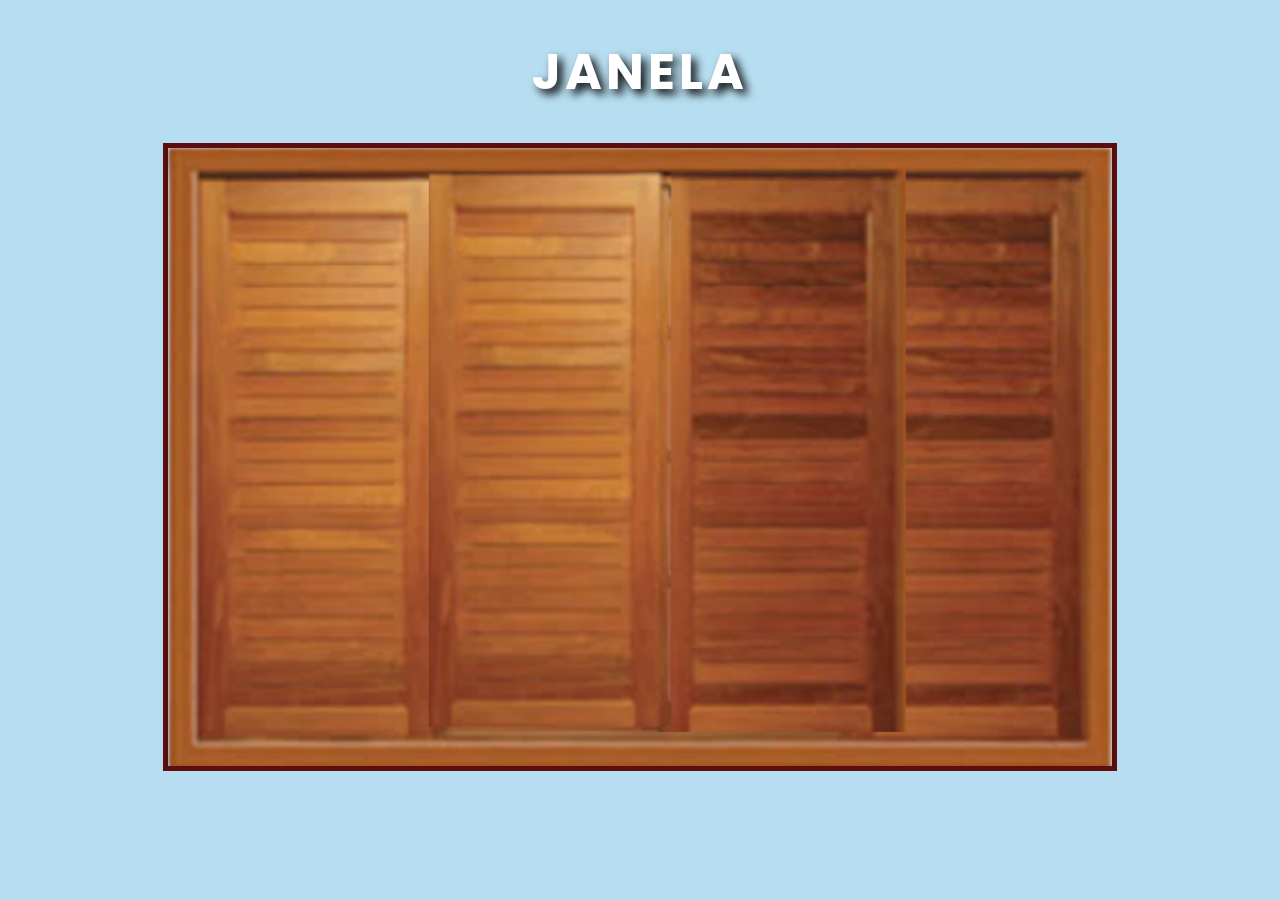
<file: Atividade12/index.html>
<!DOCTYPE html>
<html lang="en">
<head>
    <meta charset="UTF-8">
    <meta http-equiv="X-UA-Compatible" content="IE=edge">
    <meta name="viewport" content="width=device-width, initial-scale=1.0">
    <link rel="stylesheet" href="style.css">
    <title>Atividade 11</title>
</head>
<body>
    <main>
        <h1>JANELA</h1>
    </main>
    <div class="window">
        <img src=closed.png class="im1" onmouseover="mouseHover(this)" onmouseleave="mouseOut(this)" onclick="mouseClick(this)">
    </div>
</body>
<script>
    function mouseHover(img){
        img.src="opened.png";
    }
    function mouseOut(img){
        img.src="closed.png";
    }
    function mouseClick(img){
        img.src="broked.png"
    }
</script>
</html>
</file>
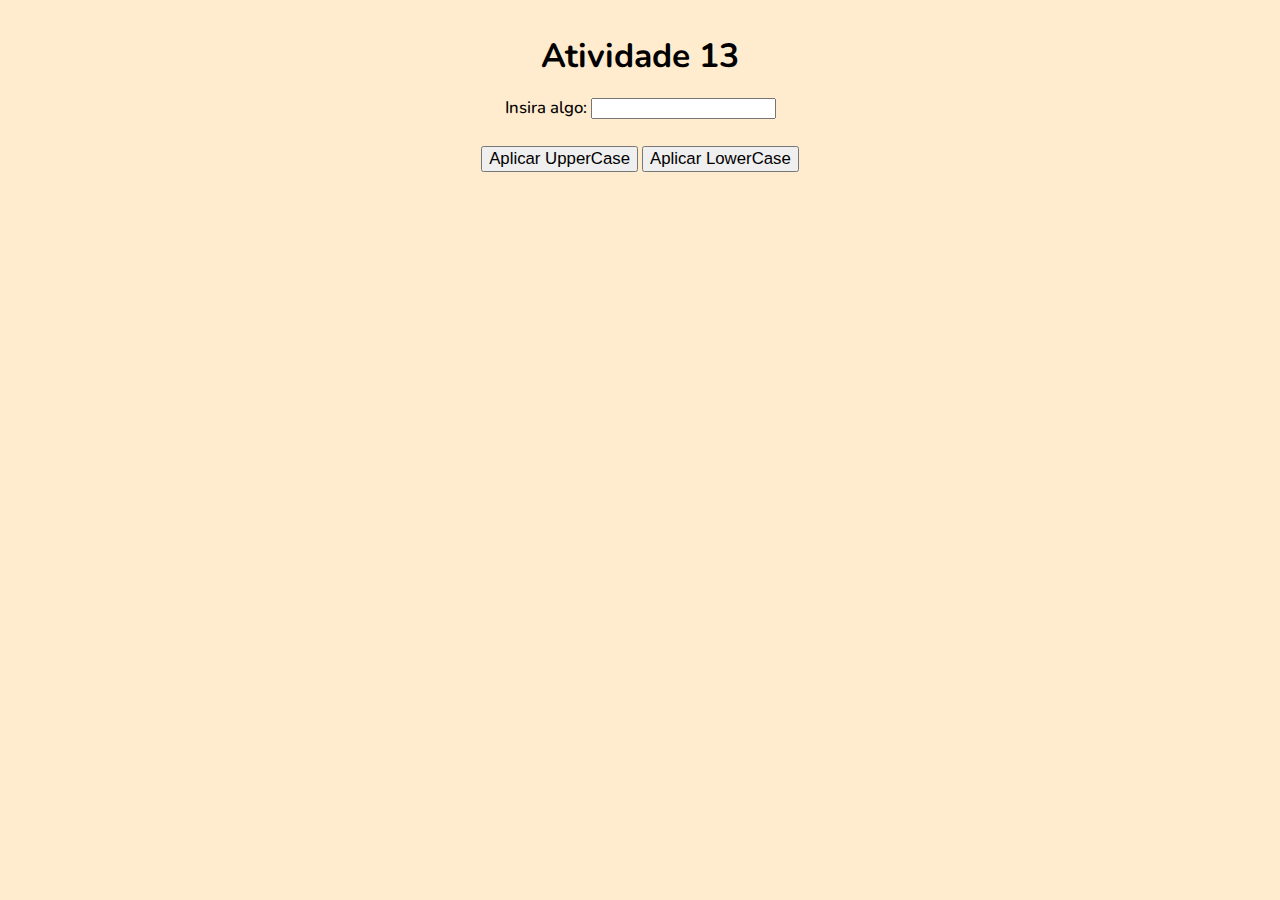
<file: Atividade13/index.html>
<!DOCTYPE html>
<html lang="en">
<head>
    <meta charset="UTF-8">
    <meta http-equiv="X-UA-Compatible" content="IE=edge">
    <meta name="viewport" content="width=device-width, initial-scale=1.0">
    <link href="https://fonts.googleapis.com/css2?family=Nunito:ital,wght@0,400;0,700;1,400&display=swap" rel="stylesheet">
    <link rel="stylesheet" href="style.css">
    <title>Document</title>
</head>
<body>
    <main>
        <h1>Atividade 13</h1>
        <p>Insira algo: <input type="text" id="ab"></p>
        <button type="button" id="bau" onclick="upper()">Aplicar UpperCase</button>
        <button type="button" id="bal" onclick="lower()">Aplicar LowerCase</button>
    </main>
</body>
<script>

function upper(){
    var a;
    a = String(document.getElementById('ab').value);
    a = a.toUpperCase();
    document.getElementById('ab').value = a;
}
function lower(){
    var a;
    a = String(document.getElementById('ab').value);
    a = a.toLowerCase();
    document.getElementById('ab').value = a;
}
</script>
</html>
</file>
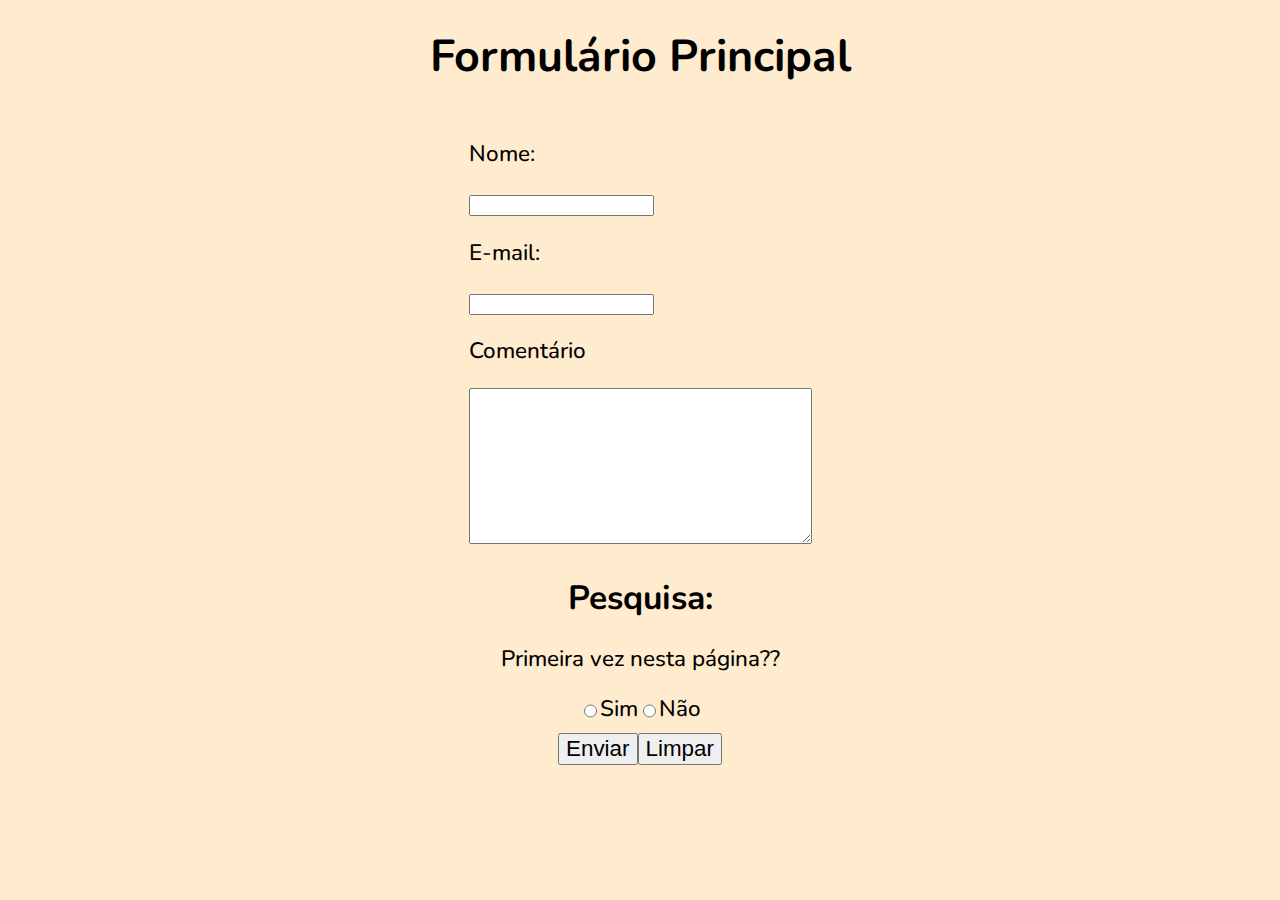
<file: Atividade14/index.html>
<!DOCTYPE html>
<html lang="en">
<head>
    <meta charset="UTF-8">
    <meta http-equiv="X-UA-Compatible" content="IE=edge">
    <meta name="viewport" content="width=device-width, initial-scale=1.0">
    <link href="https://fonts.googleapis.com/css2?family=Nunito:ital,wght@0,400;0,700;1,400&display=swap" rel="stylesheet">
    <link rel="stylesheet" href="style.css">
    <title>Atividade 14</title>
</head>
<body>
    <header>
        <h1>Formulário Principal</h1>
    </header>
    <main>
        <form name="form1">
        <p>Nome:</p>
        <input type="text" id="name">
        <p>E-mail:</p>
        <input type="text" id="mail">
        <p>Comentário</p>
        <textarea id="comentario" cols="40" rows="10"></textarea>
        </form>
    </main>
    <div class="foot">
        <h2>Pesquisa:</h2>
        <p class="footi">Primeira vez nesta página??</p>
        <div class=buttons>
        <input type="radio" id="y">Sim      <input type="radio" id="n">Não
        </div>
        <div class=radios>
        <button type="button" onclick="validar()">Enviar</button> <button type="button" onclick="limpar()">Limpar</button>
        </div>
    </div>
</body>
<script>
    var aval;
function validar(){
    aval = 0;
    var qtd;
    qtd = document.form1.elements[0].value;
    ml = document.getElementById('mail').value;
    big = document.getElementById("comentario").value;
    if(qtd.length < 10){
        window.alert("Nome tem que ter mais de 10 caractéres.");
        document.getElementById('name').focus();
        aval = 1;
    }
    else if(ml == "" || ml.indexOf('@') == -1 || ml.indexOf('.') == -1){
        window.alert("Preencha o campo E-MAIL corretamente!");
        document.getElementById('mail').focus();
        aval = 1;
    }
    else if(big.length < 20){
        window.alert("Comentario tem que ter mais de 20 caractéres.");
        document.getElementById('comentario').focus();
        aval = 1;
    }
    else if(document.getElementById('y').checked == false && document.getElementById('n').checked == false){
        aval = 1;
        window.alert("Selecione uma opção");
    }

    if(aval == 0){
        if(document.getElementById('y').checked == true){
            window.alert("Que bom que você voltou a visitar esta página!");
        }
        else{
            window.alert("Volte sempre à esta página!");
        }
    }
}
function limpar(){
    document.getElementById('name').value = '';
    document.getElementById('mail').value = '';
    document.getElementById('comentario').value = '';
    document.getElementById('y').checked = false;
    document.getElementById('n').checked = false;
}
</script>
</html>
</file>
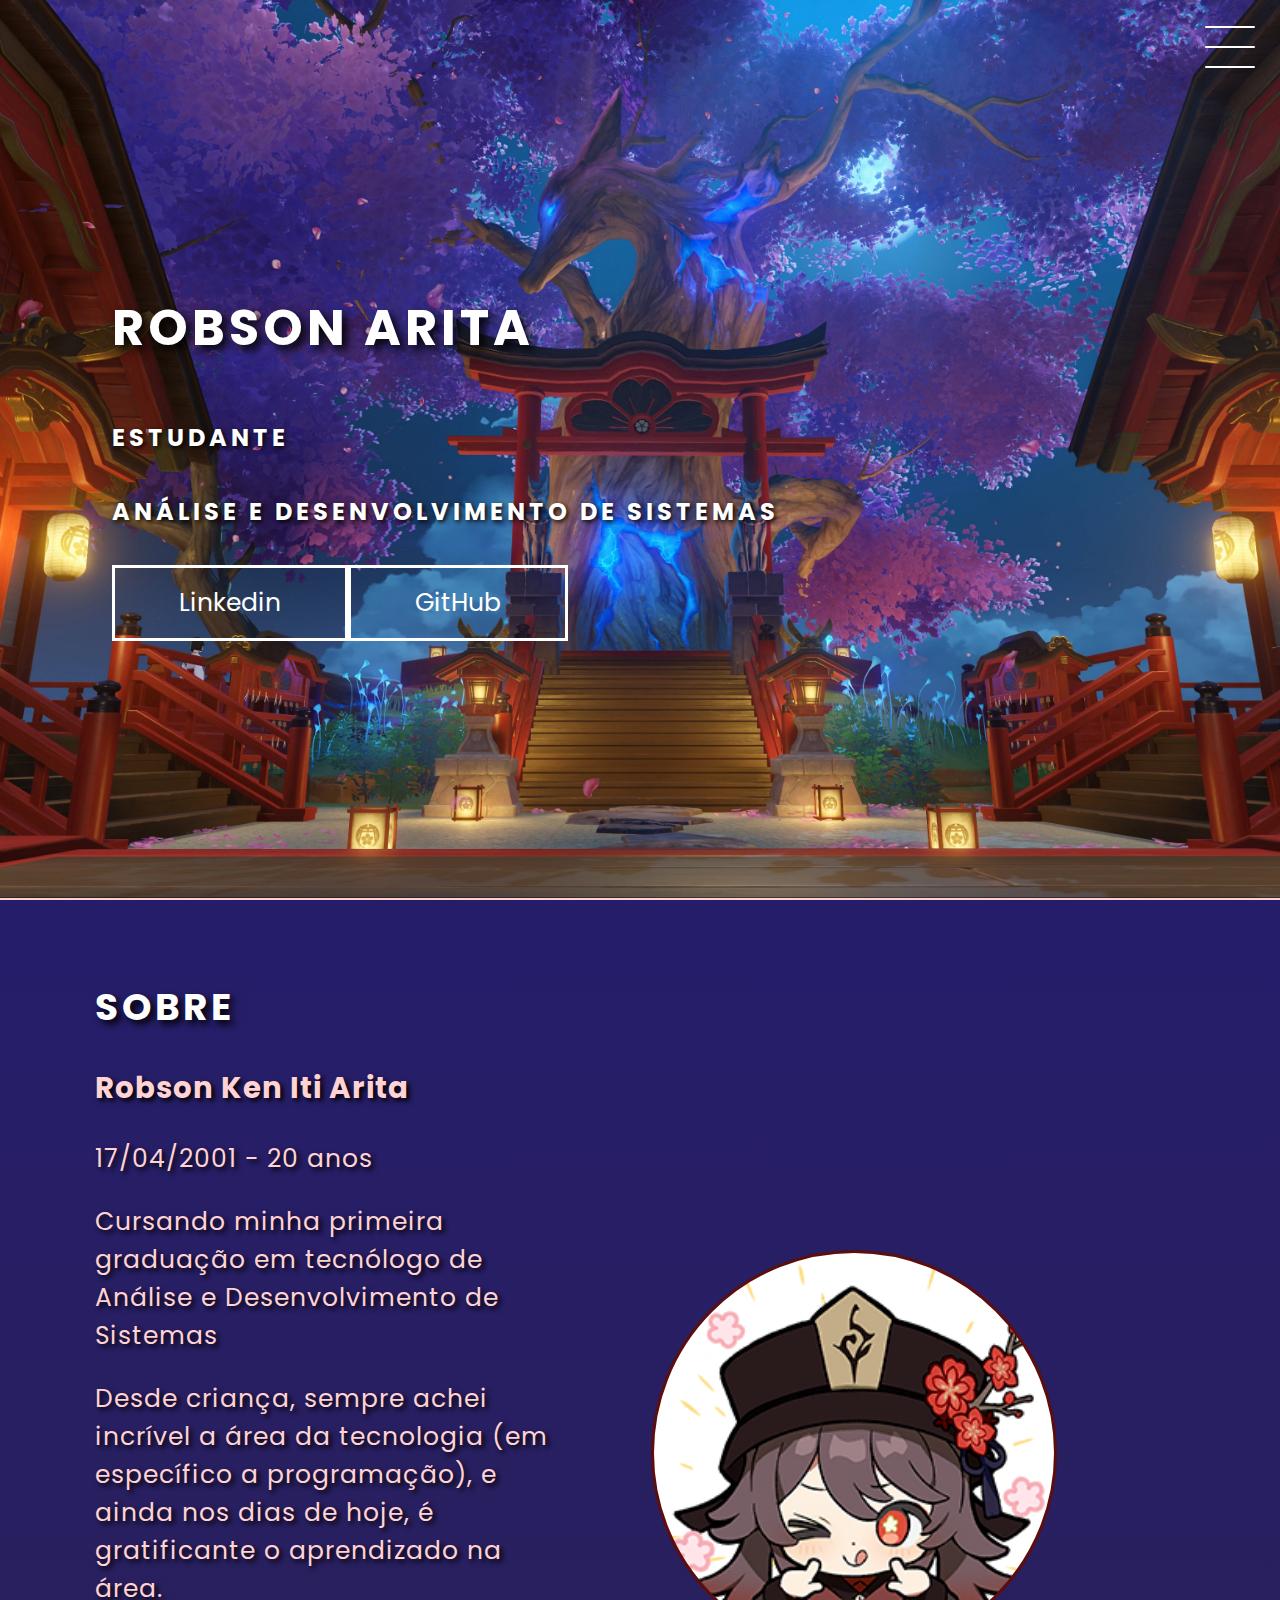
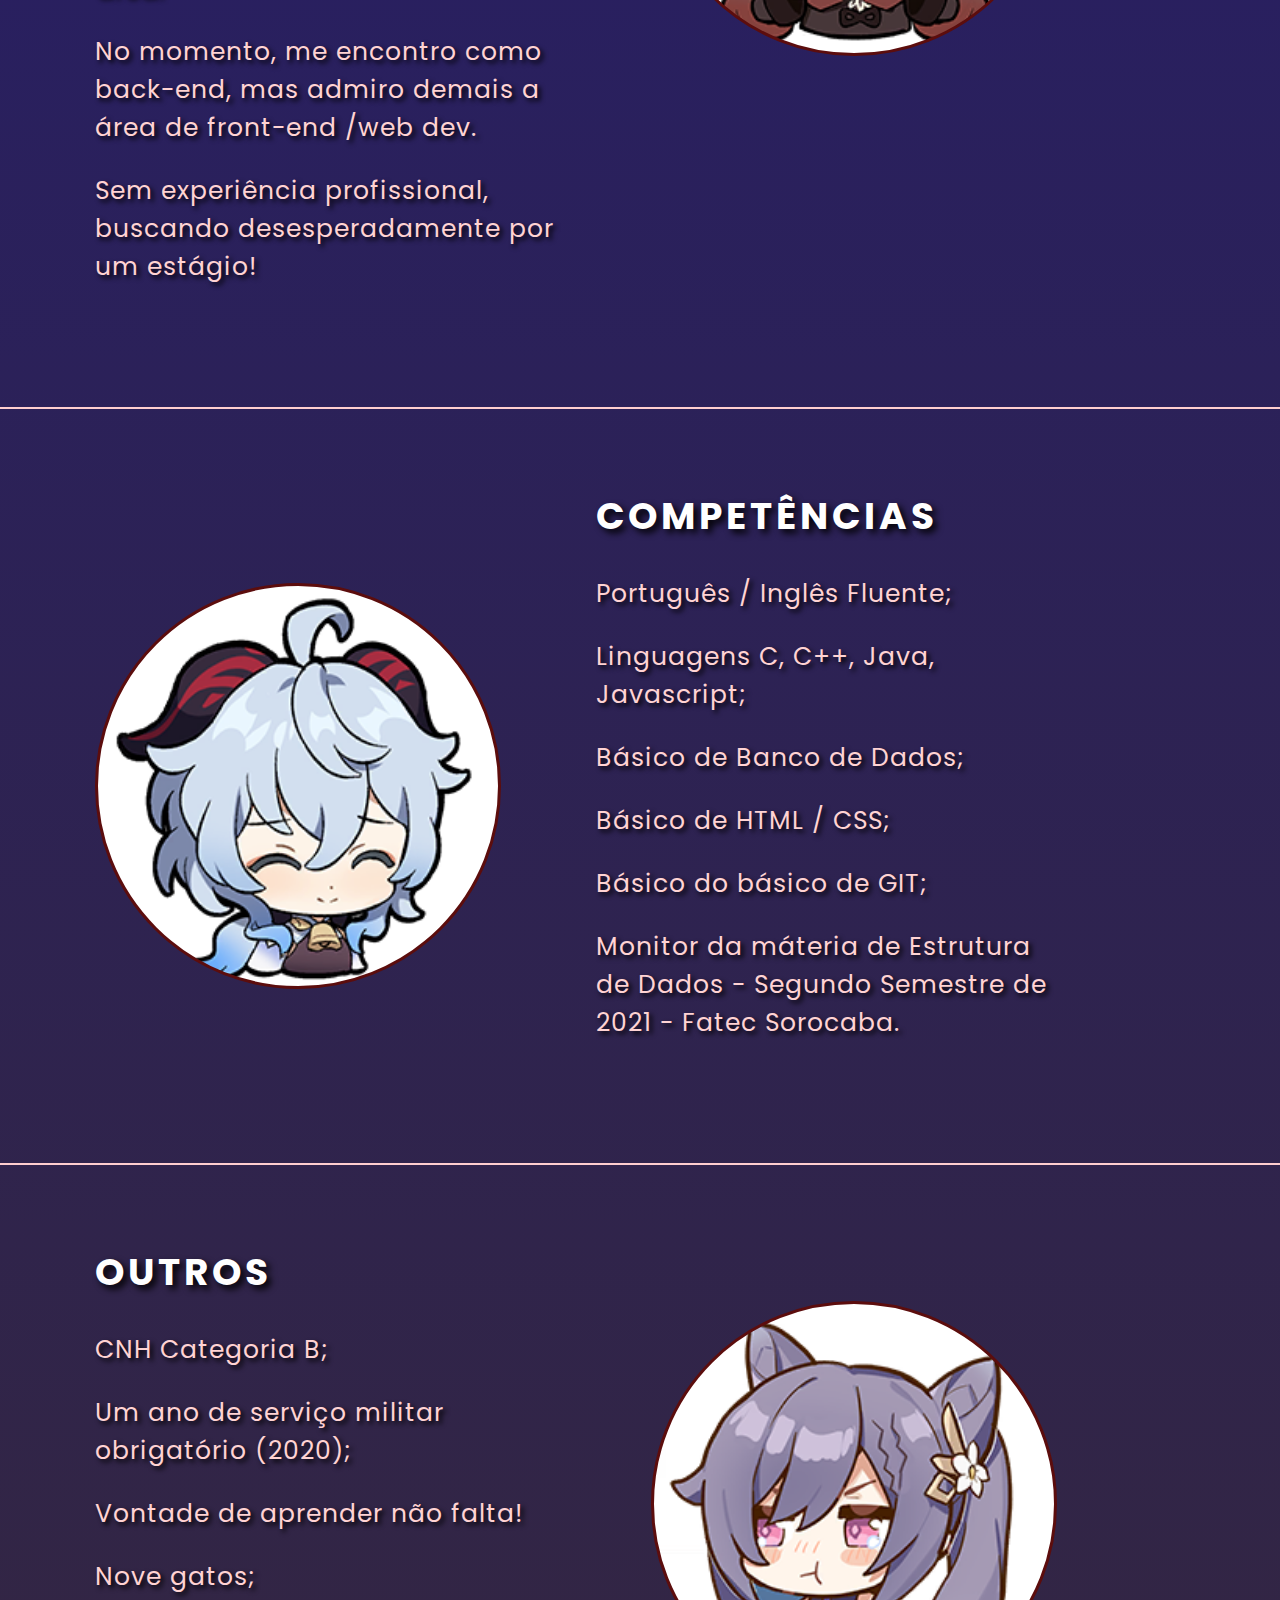
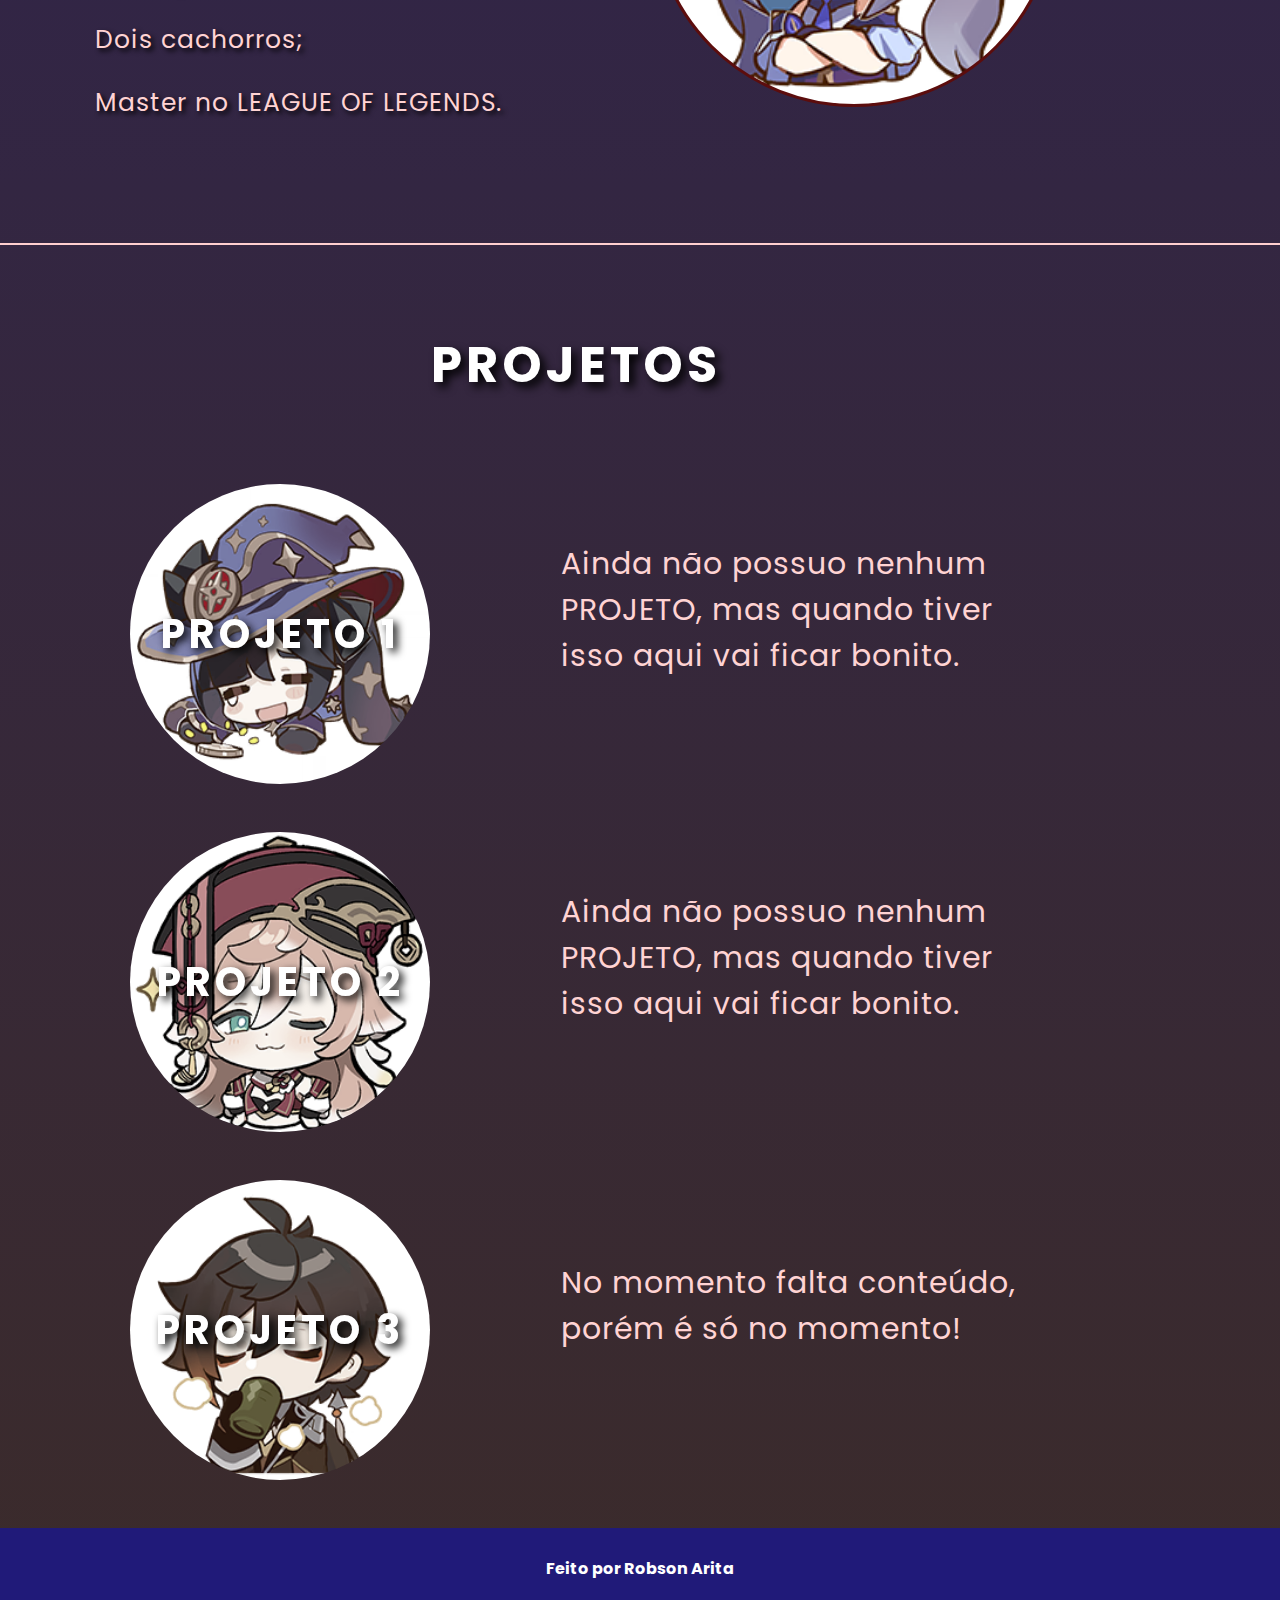
<file: Portfolio/index.html>
<!DOCTYPE html>
<html lang="en">
<head>
    <meta charset="UTF-8">
    <meta http-equiv="X-UA-Compatible" content="IE=edge">
    <meta name="viewport" content="width=device-width, initial-scale=1.0">
    <link rel="stylesheet" href="style.css">
    <title>Portfólio</title>
</head>
<body>
    <header class="header-container" id="par1">
            <div class="header">
                    <div class="checkbox-container">
                        <div class="checkbox-wrapper">
                            <input type="checkbox" id="toggle">
                            <label class="checkbox" for="toggle">
                                <div class="trace"></div>
                                <div class="trace"></div>
                                <div class="trace"></div>
                            </label>
                            <div class="menu"></div>
                            <nav class="menu-items">
                                <ul>
                                   <li>
                                       <a class="b" href="#par1">Home</a>
                                   </li>
                                   <li>
                                       <a class="b" href="#par2">Sobre</a>
                                   </li>
                                   <li>
                                       <a class="b" href="#par3">Competências</a>
                                   </li> 
                                   <li>
                                       <a class="b" href="#par4">Outros</a>
                                </li> 
                                <li>
                                    <a class="b" href="#par5">Projetos</a>
                                </li>  
                             <li class="image"><img src="./img/ganyu1.png" alt=""></li>
                                </ul>
                                
                            </nav>
                        </div>
                    </div>
            </div>
            
            <h1>Robson Arita</h1>
            <h2>Estudante</h2>
            <h2>Análise e Desenvolvimento de Sistemas</h2>
            
            <div class="social-media">
                <a href="https://www.linkedin.com/in/robson-arita-93a07120b/" target="_blank">Linkedin</a>
                <a href="https://github.com/RobsonArita" target="_blank">GitHub</a>
            </div>
    </header>
    <div class="about" id="par2">
        <div class="about-container1">
            <div class="about-text">
                <h2>Sobre</h2>
                    <h3>Robson Ken Iti Arita</h3>
                    <p>17/04/2001 - 20 anos</p>
                    <p>Cursando minha primeira graduação em tecnólogo de Análise e Desenvolvimento de Sistemas</p>
                    <p>Desde criança, sempre achei incrível a área da tecnologia (em específico a programação), e ainda nos dias de hoje,
                        é gratificante o aprendizado na área.
                    </p>
                    <p>No momento,
                        me encontro como back-end, mas admiro demais a área de front-end /web dev.</p>
                    <p>Sem experiência profissional, buscando desesperadamente por um estágio!</p>
            </div>
            <div class="about-img1">

            </div>
            
        </div>
        <p class="marg"></p>
    </div>
    <div class="about" id="par3">
        <div class="about-container2">
            <div class="about-img3"></div>
            <div class="about-text">
                 <h2>Competências</h2>
                    <p>Português / Inglês Fluente;</p>
                    <p>Linguagens C, C++, Java, Javascript;
                    </p>
                    <p>Básico de Banco de Dados;</p>
                    <p>Básico de HTML / CSS;</p>
                    <p>Básico do básico de GIT;</p>
                    <p>Monitor da máteria de Estrutura de Dados - Segundo Semestre de 2021 - Fatec Sorocaba.</p>
            </div>
            </div>
            <p class="marg"></p>
    </div>

    <div class="about" id="par4">
        <div class="about-container3">
            <div class="about-text">
                <h2>Outros</h2>
                    <p>CNH Categoria B;</p>
                    <p>Um ano de serviço militar obrigatório (2020);</p>
                    </p>
                    <p>Vontade de aprender não falta!</p>
                    <p>Nove gatos;</p>
                    <p>Dois cachorros;</p>
                    <p>Master no LEAGUE OF LEGENDS.</p>
            </div>
            <div class="about-img2">

            </div>
            
        </div>
        <p class="marg"></p>
    </div>
    
    <main class="container" id="par5">
        <div class="about-container1">
           
                <h1>Projetos</h1>
               
        </div>
        <div class="card-container1">
            <div class="card1">
                
                <div class="card-wrapper">
                    <h2>Projeto 1</h2>
                </div>
            </div>
            <div class="card-text">
                Ainda não possuo nenhum PROJETO, mas quando tiver isso aqui vai ficar bonito.
            </div>
            
        </div>
        <div class="card-container2">
            <div class="card2">
                <div class="card-wrapper">
                    <h2>Projeto 2</h2>
                </div>
            </div>
            <div class="card-text">
                Ainda não possuo nenhum PROJETO, mas quando tiver isso aqui vai ficar bonito.
            </div>
            
        </div>
        <div class="card-container3">
            <div class="card3">
                <div class="card-wrapper">
                    <h2>Projeto 3</h2>

                </div>
            </div>
            <div class="card-text">
                No momento falta conteúdo, porém é só no momento!
            </div>
            
        </div>
    </main>
    <footer class="footer">
        Feito por Robson Arita
    </footer>
</body>
</html>
</file>
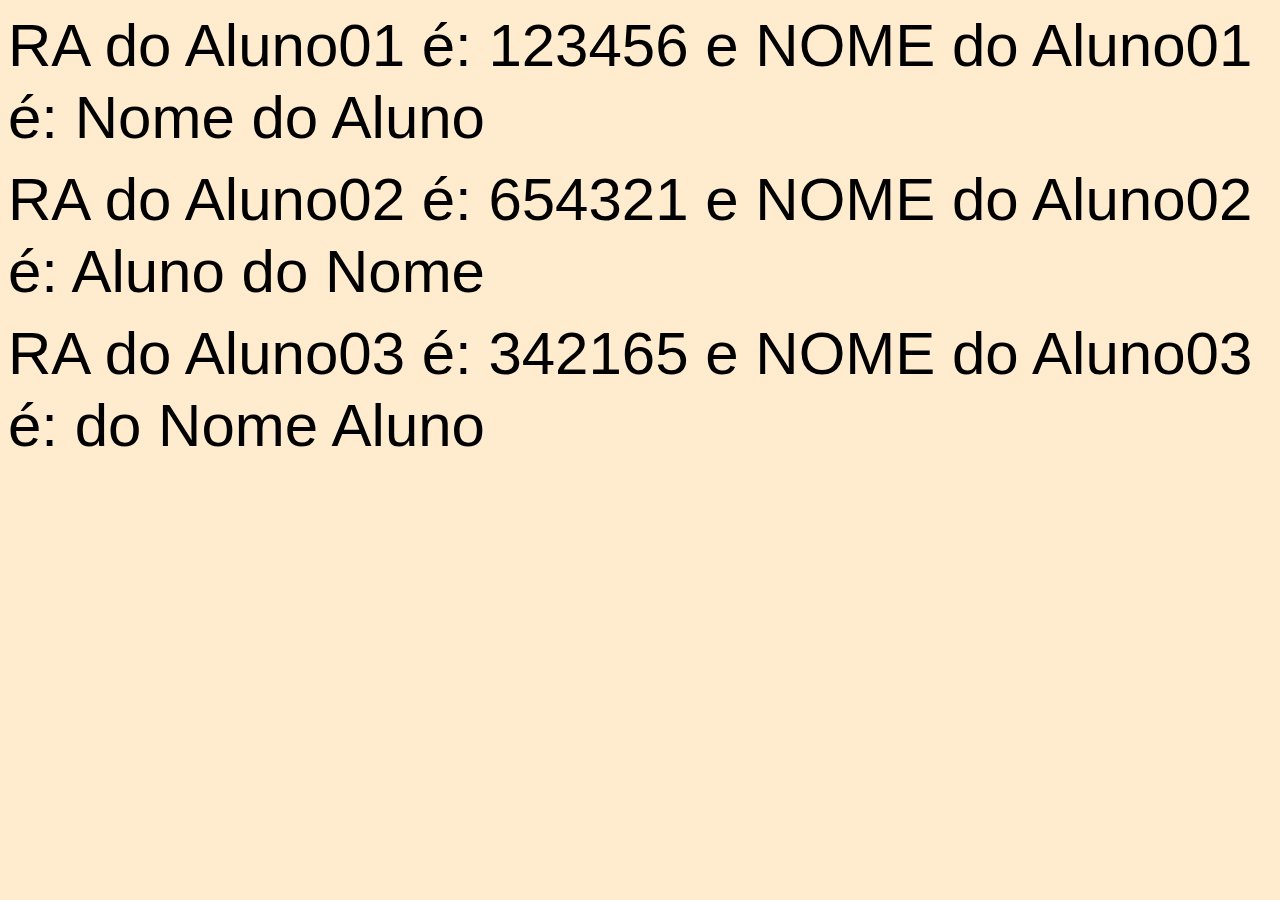
<file: Atividade10/Atividade10.html>
<!DOCTYPE html>
<html lang="en">
<head>
    <meta charset="UTF-8">
    <meta http-equiv="X-UA-Compatible" content="IE=edge">
    <meta name="viewport" content="width=device-width, initial-scale=1.0">
    <title>Criar objeto Aluno</title>
    <style>
        div{
            font-size: 60px;
            margin-top: 10px;
            font-family: Arial;
        }
        body{
             color: rgb(0, 0, 0);
             background-color: blanchedalmond;
             font-family: nunito;
             font-size: 1.4em;
             font-weight: 500;
             line-height: 1.2;
            }
    </style>
</head>
<body>
    <div id="a1"></div>
    <div id="a2"></div>
    <div id="a3"></div>
    <script>
        var Aluno01 = new Object();
        Aluno01.RA = 123456;
        Aluno01.Nome = "Nome do Aluno";

        var Aluno02 = {
            RA: 654321,
            Nome: "Aluno do Nome"
        };

        var Aluno03 = {};
        Aluno03["RA"] = 342165;
        Aluno03["Nome"] = "do Nome Aluno";

        a1.innerHTML = `RA do Aluno01 é: ${Aluno01.RA} e NOME do Aluno01 é: ${Aluno01.Nome}`;
        a2.innerHTML = `RA do Aluno02 é: ${Aluno02.RA} e NOME do Aluno02 é: ${Aluno02.Nome}`;
        a3.innerHTML = `RA do Aluno03 é: ${Aluno03.RA} e NOME do Aluno03 é: ${Aluno03.Nome}`;
    </script>
</body>
</html>
</file>
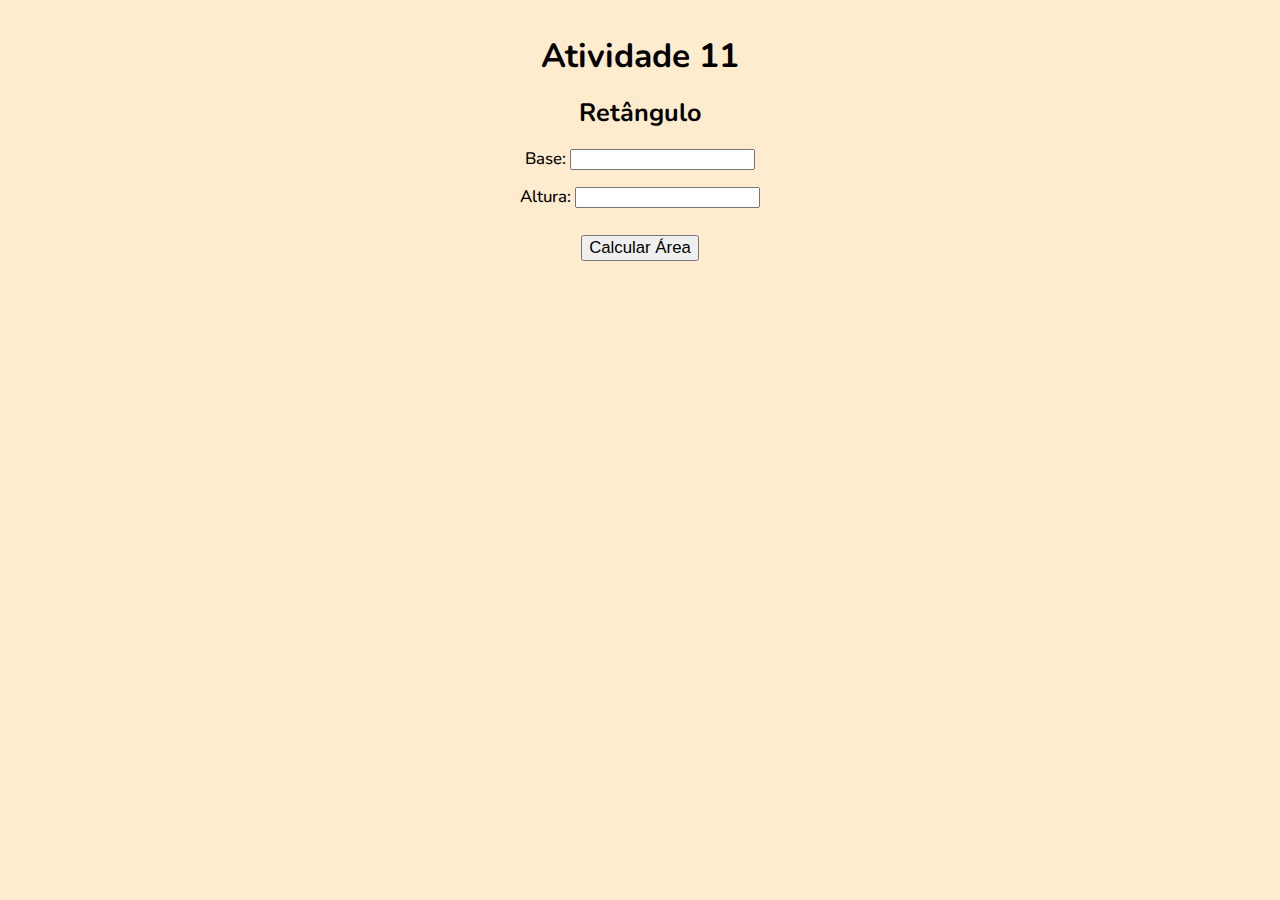
<file: Atividade11/Atividade11-1.html>
<!DOCTYPE html>
<html lang="en">
<head>
    <meta charset="UTF-8">
    <meta http-equiv="X-UA-Compatible" content="IE=edge">
    <meta name="viewport" content="width=device-width, initial-scale=1.0">
    <link href="https://fonts.googleapis.com/css2?family=Nunito:ital,wght@0,400;0,700;1,400&display=swap" rel="stylesheet">
    <link rel="stylesheet" href="atv11-1.css">
    <title>Document</title>
</head>
<body>
    <main>
        <h1>Atividade 11</h1>
        <p>
            <h2>Retângulo</h2>
            <p>Base: <input type="text" name="n1" id="n1"></p>
            <p>Altura: <input type="text" name="n2" id="n2"></p>
            <button onclick="calc_area()" id="sub">Calcular Área</button>
        </p>
        <div>
            <p id="area"></p>
        </div>
    </main>
    <script src="atv11-1.js"></script>
</body>
</html>
</file>
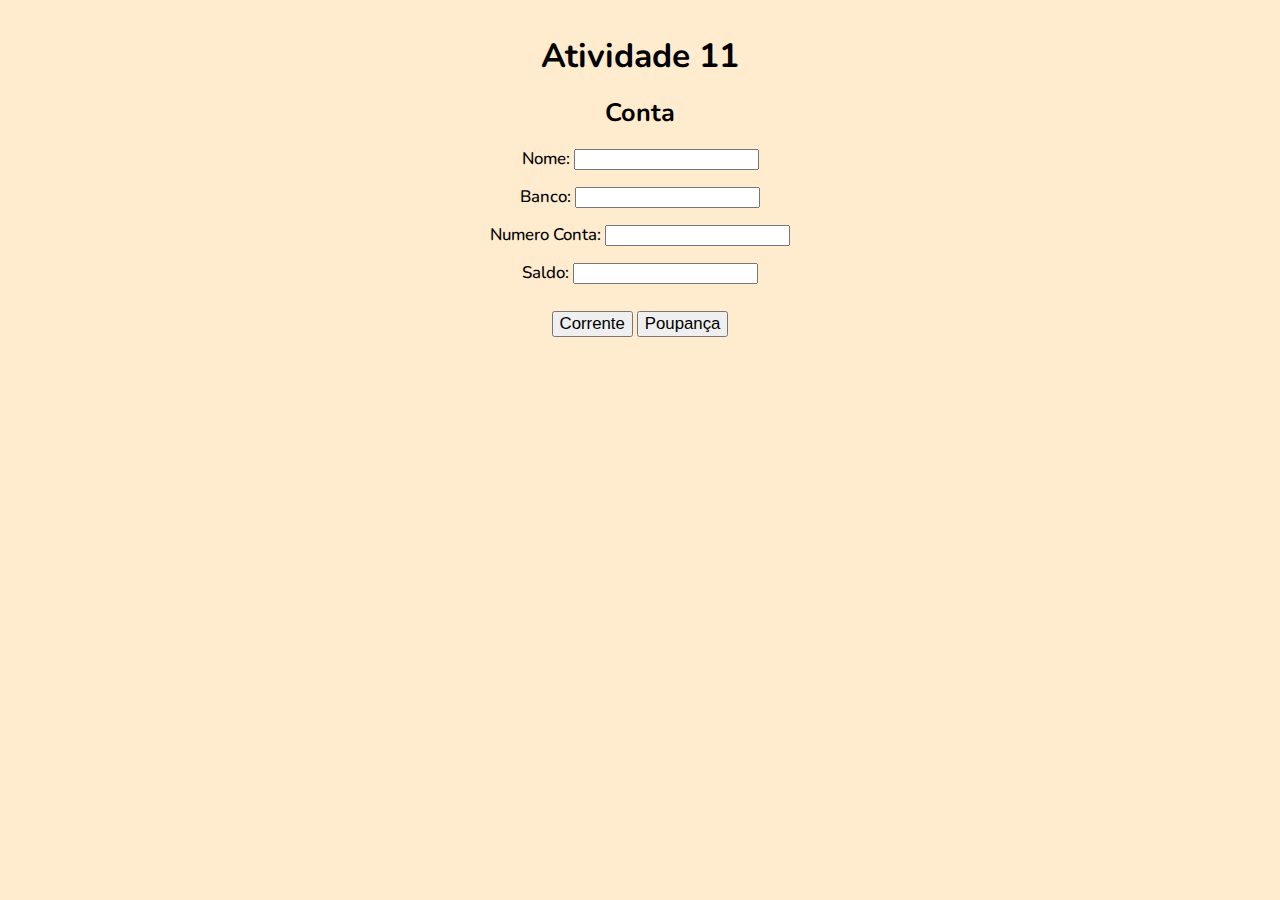
<file: Atividade11/Atividade11-2.html>
<!DOCTYPE html>
<html lang="en">
<head>
    <meta charset="UTF-8">
    <meta http-equiv="X-UA-Compatible" content="IE=edge">
    <meta name="viewport" content="width=device-width, initial-scale=1.0">
    <link href="https://fonts.googleapis.com/css2?family=Nunito:ital,wght@0,400;0,700;1,400&display=swap" rel="stylesheet">
    <link rel="stylesheet" href="atv11-2.css">
    <title>Document</title>
</head>
<body>
    <main>
        <h1>Atividade 11</h1>
        <p>
            <h2>Conta</h2>
            <p>
            <label>Nome: <input type="text" name="n1" id="n1"></label>
            </p>
            <p>
            <label>Banco: <input type="text" name="n2" id="n2"></label>
            </p>
            <p>
            <label>Numero Conta: <input type="text" name="n3" id="n3"></label>
            </p>
            <p>
            <label>Saldo: <input type="text" name="n4" id="n4"></label>
            </p>
        </p>
            <button id="corrente">Corrente</button>
            <button id="poupança">Poupança</button>
            <form id="form_corrente">
                <h2>Corrente</h2>
                <p>Saldo Especial: <input type="text" name="n5" id="n5"></p>
                <button onclick="validac()" id="subc" type="button">Enviar</button>
            </form>
            <form id="form_poupança">
                <h2>Poupança</h2>
                <p>Juros: <input type="text" name="n6" id="n6"></p>
                <p>Data Vencimento: <input type="text" name="n6" id="n7"></p>
                <button onclick="validap()" id="subp" type="button">Enviar</button>
            </form>
        <section>
        <div>
            <p id="area"></p>
        </div>
        </section>
    </main>
    <script src="atv11-2.js"></script>
</body>
</html>
</file>
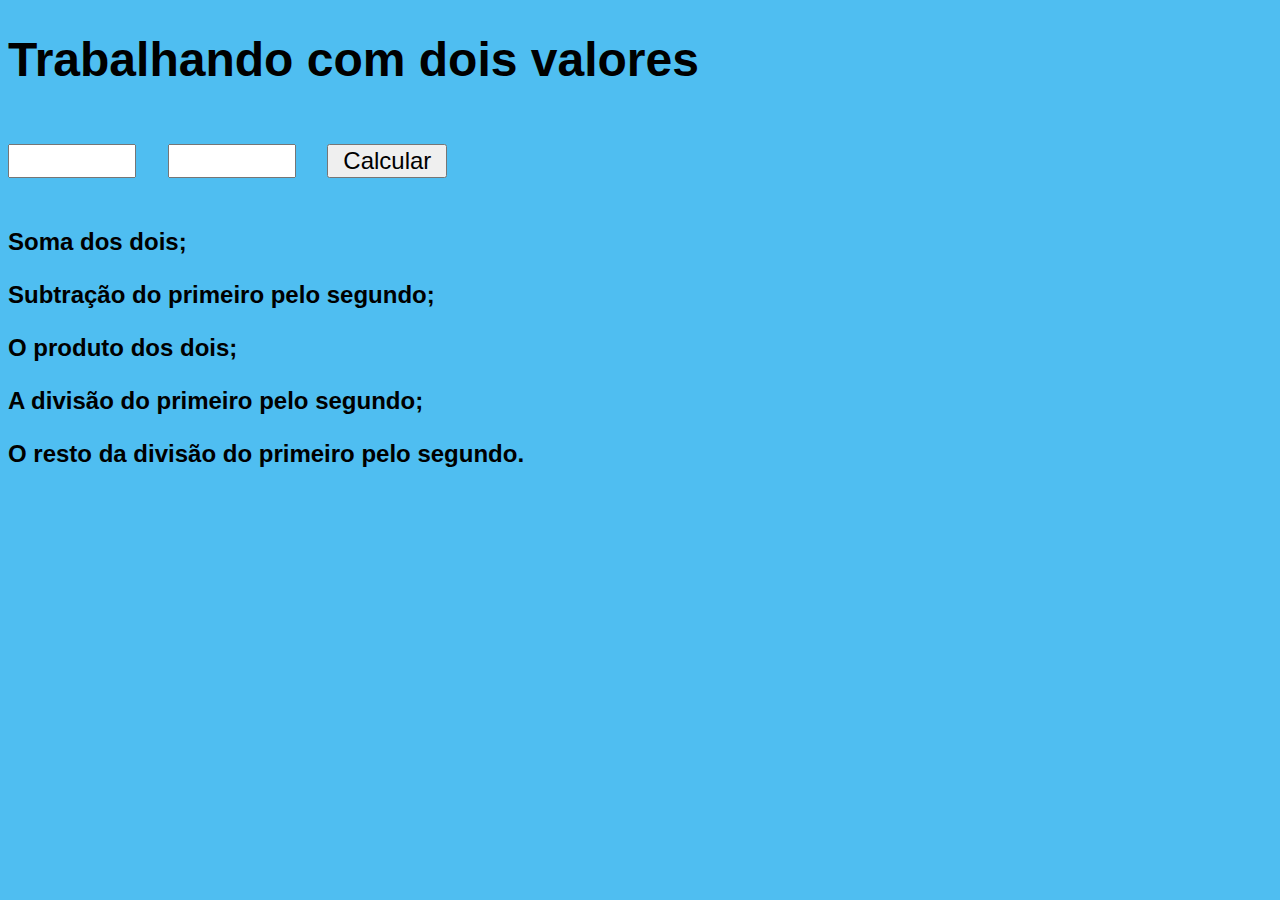
<file: Atividade6/Operacoes.html>
<!DOCTYPE html>
<html lang="pt-BR">
<head>
    <meta charset="UTF-8">
    <meta http-equiv="X-UA-Compatible" content="IE=edge">
    <meta name="viewport" content="width=device-width, initial-scale=1.0">
    <title>Trabalhando com dois valores</title>
    <style>
        body {
            font: normal 18pt Arial;
            background-color: rgb(79, 190, 241);
        }
        input
        {
            font: normal 18pt Arial;
            width: 120px;
            margin-bottom: 25px;
            margin-top: 25px;
        }
        input#txtn2, input#btn{
            margin-left: 25px;
        }
        div
        {
            margin-top: 25px;
        }


    </style>
</head>
<body>
    <h1>Trabalhando com dois valores</h1>
    <input type="number" name="txtn1" id="txtn1">
    <input type="number" name="txtn2" id="txtn2">
    <input type="button" value="Calcular" id="btn" onclick="somar()">
    <div id="res"><strong>Soma dos dois;</strong></div>
    <div id="res1"><strong>Subtração do primeiro pelo segundo;</strong></div>
    <div id="res2"><strong>O produto dos dois;</strong></div>
    <div id="res3"><strong>A divisão do primeiro pelo segundo;</strong></div>
    <div id="res4"><strong>O resto da divisão do primeiro pelo segundo.</strong></div>

    <script>
        function somar()
        {
            var tn1 = window.document.getElementById('txtn1');
            var tn2 = window.document.getElementById('txtn2');
            var res = window.document.getElementById('res');

            var n1 = Number(tn1.value);
            var n2 = Number(tn2.value);
            var s = n1 + n2;
            res.innerHTML = `A soma entre ${n1} e ${n2} é igual a <strong>${s}</strong>`;
            var s = n1 - n2;
            res1.innerHTML = `A subtração entre ${n1} e ${n2} é igual a <strong>${s}</strong>`;
            var s = n1 * n2;
            res2.innerHTML = `O produto entre ${n1} e ${n2} é igual a <strong>${s}</strong>`;
            var s = n1 / n2;
            res3.innerHTML = `A divisão entre ${n1} e ${n2} é igual a <strong>${s}</strong>`;
            var s = n1 % n2;
            res4.innerHTML = `O resto da divisão entre ${n1} e ${n2} é igual a <strong>${s}</strong>`;
        }
    </script>



</body>
</html>
</file>
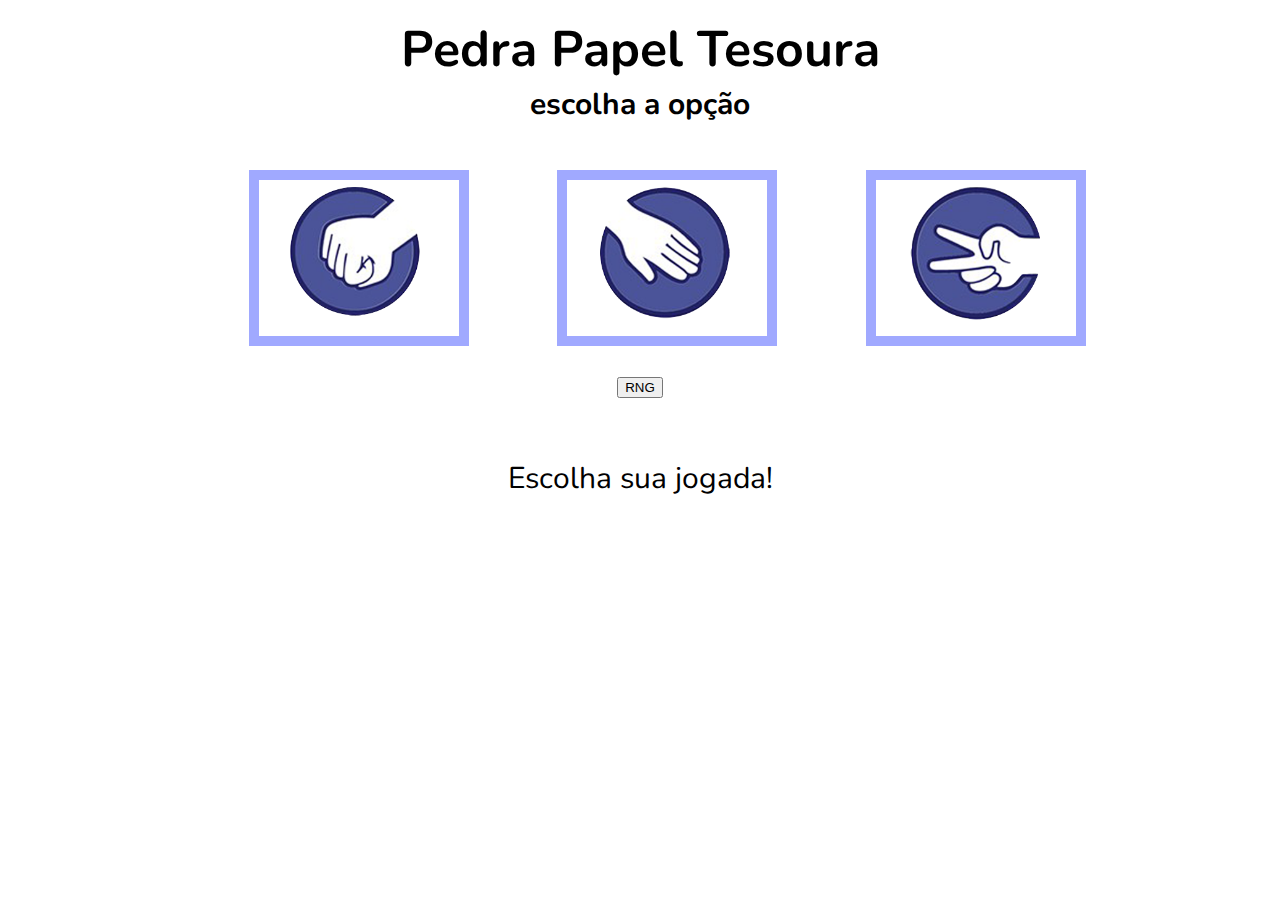
<file: Atividade7/Atividade07.html>
<!DOCTYPE html>
<html lang="en">
<head>
    <meta charset="UTF-8">
    <meta http-equiv="X-UA-Compatible" content="IE=edge">
    <meta name="viewport" content="width=device-width, initial-scale=1.0">
    <link href="https://fonts.googleapis.com/css2?family=Nunito:ital,wght@0,400;0,700;1,400&display=swap" rel="stylesheet">
    <link rel="stylesheet" href="atv7.css">
    <title>Document</title>

</head>
<body>
    <h1>
        Pedra Papel Tesoura
    </h1>

    <h2>escolha a opção</h2>
    <div class="ntn1">
        <input type="radio" name="imagem" id="i1" value="pedra"/>
        <label for="i1"><img src="pedra.png" alt=""></label>
        <input type="radio" name="imagem" id="i2" value="papel"/>
        <label for="i2"><img src="papel.png" alt=""></label>
        <input type="radio" name="imagem" id="i3" value="tesoura"/>
        <label for="i3"><img src="tesoura.png" alt=""></label>
    </div>
    <div id="bt">
    <input type="button" id="btnSubmit" value="RNG" />
    </div>
    <div id="res">
        <p>Escolha sua jogada!</p>
    </div>
    <div id="sistema">
        
    </div>
    <div id="final"></div>
    <script src="atv7.js"></script>
</body>
</html>
</file>
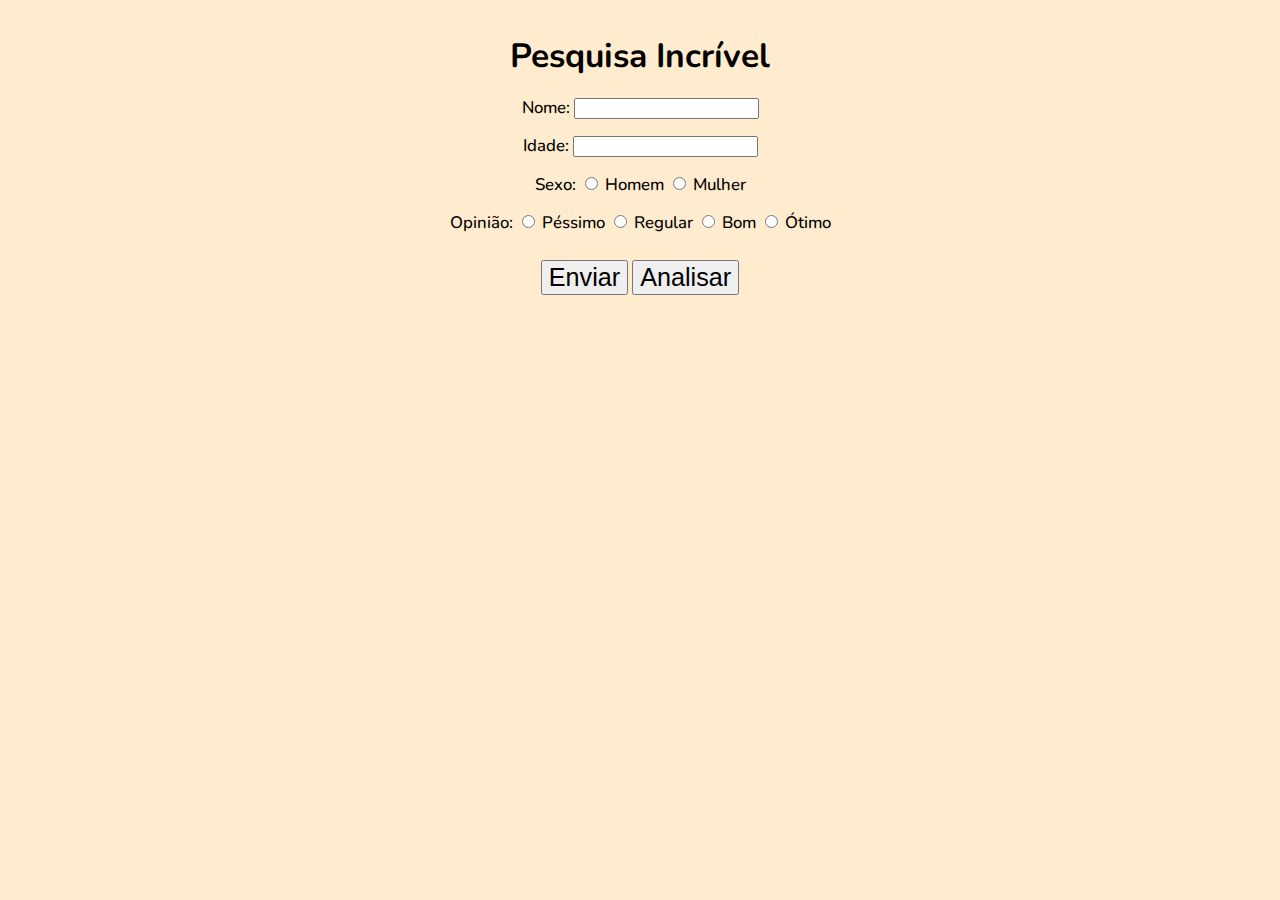
<file: Atividade8/Atividade08.html>
<!DOCTYPE html>
<html lang="en">
<head>
    <meta charset="UTF-8">
    <meta http-equiv="X-UA-Compatible" content="IE=edge">
    <meta name="viewport" content="width=device-width, initial-scale=1.0">
    <link href="https://fonts.googleapis.com/css2?family=Nunito:ital,wght@0,400;0,700;1,400&display=swap" rel="stylesheet">
    <link rel="stylesheet" href="atv8.css">
    <title>Atividade 08</title>
</head>
<body>
    <main>
    <h1>Pesquisa Incrível</h1>
    <p>
    <p>Nome: <input type="text" name="name" id="name"></p>
    <p>Idade: <input type="text" name="age" id="age"></p>
    <p>Sexo: <input type="radio" name="h" value="man" id="homen"> Homem <input type="radio" name="h" value="wman" id="mulher"> Mulher</p>
    <p>Opinião: <input type="radio" name="a" value="a" id="a1"> Péssimo <input type="radio" name="a" value="b" id="a2"> Regular 
        <input type="radio" name="a" value="c" id="a3"> Bom <input type="radio" name="a" value="d" id="a4"> Ótimo</p>
    <button onclick="valida_form()" id="sub">Enviar</button>
    <button onclick="analisa_dados()" id="sub">Analisar</button>
    </p>
    <section>
        <div class="final">
            <h2 id="resultado"></h2>
            <p id="valores"></p>
        </div>
    </section>
    </main>
    <script src="atv8.js"></script>
</body>
</html>
</file>
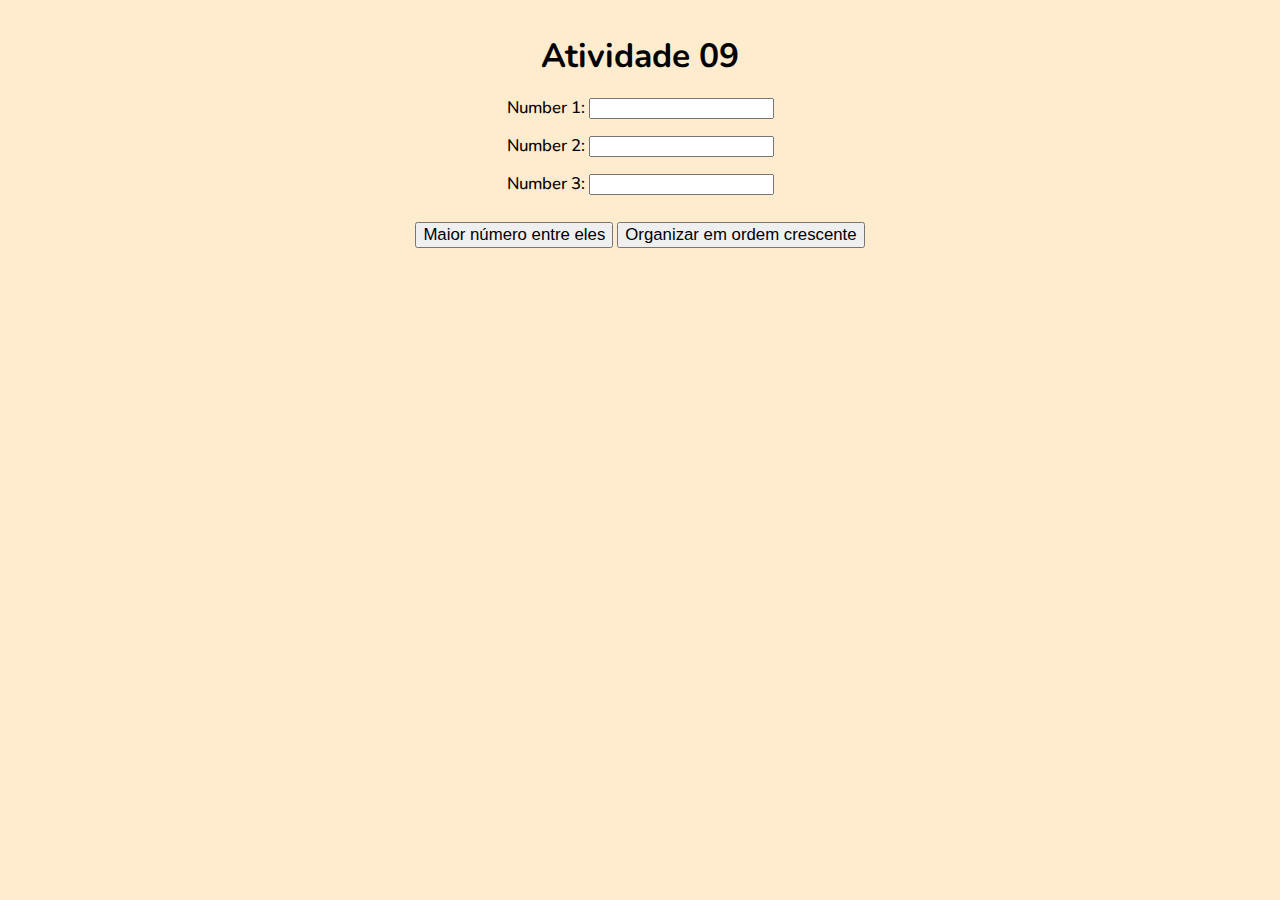
<file: Atividade9/Atividade09.html>
<!DOCTYPE html>
<html lang="en">
<head>
    <meta charset="UTF-8">
    <meta http-equiv="X-UA-Compatible" content="IE=edge">
    <meta name="viewport" content="width=device-width, initial-scale=1.0">
    <link href="https://fonts.googleapis.com/css2?family=Nunito:ital,wght@0,400;0,700;1,400&display=swap" rel="stylesheet">
    <link rel="stylesheet" href="atv9.css">
    <title>Document</title>
</head>
<body>
    <main>
        <h1>Atividade 09</h1>
        <p>
            <p>Number 1: <input type="text" name="n1" id="n1"></p>
            <p>Number 2: <input type="text" name="n2" id="n2"></p>
            <p>Number 3: <input type="text" name="n3" id="n3"></p>
            <button onclick="maior()" id="sub">Maior número entre eles</button>
            <button onclick="organizar()" id="sub">Organizar em ordem crescente</button>
        </p>
        <div>
            <p id="maior"></p>
            <p id="crescente"></p>
        </div>
    </main>
    <script src="atv9.js"></script>
</body>
</html>
</file>
<file: Atividade12/style.css>
@import url('https://fonts.googleapis.com/css2?family=Poppins:wght@300&display=swap');
body{
    margin: 0;
    padding: 0;
    font-family: 'Poppins', sans-serif;
    color: #1E1E2A;
    background-color: #b7def0;
}

.im1{
    
 
    display: block;
    
    margin-left: auto;
    margin-right: auto;
    border: 5px solid #5c0d0d
}
h1{
    font-size: 50px;
    text-transform: uppercase;
    letter-spacing: 4px;
    color: rgb(255, 255, 255); 
    text-shadow: black 0.1em 0.1em 0.2em;
}

main{
    display: flex;
   
    justify-content: center;
}
</file>
<file: Atividade13/style.css>
body{
    color: rgb(0, 0, 0);
    background-color: blanchedalmond;
    font-family: nunito;
    font-size: 1.4em;
    font-weight: 500;
    line-height: 1.2;
}


label {
    display: inline-block;
    
    text-align: right;
}
main{
    text-align: center;
    width: 100%;
    min-height: 8vh;
    font-size: 0.75em;
    padding-top: 5px;    
}

button{
    margin-top: 10px;
    font-size: 1em;    
    text-decoration: solid;     
}
</file>
<file: Atividade14/style.css>
body{
    color: rgb(0, 0, 0);
    background-color: blanchedalmond;
    font-family: nunito;
    font-size: 1.4em;
    font-weight: 500;
    line-height: 1.2;
}


label {
    display: inline-block;
    
    text-align: right;
}
main{
    display: flex;
    justify-content: center;
    width: 100%;

    padding-top: 5px;    
}
h1, h2{
    display: flex;
    justify-content: center;
}
button{
    margin-top: 10px;
    font-size: 1em;    
    text-decoration: solid;
}

.buttons{
    display: flex;
    justify-content: center;
}

.footi{
    display: flex;
    justify-content: center;
}

.radios{
    display: flex;
    justify-content: center;
    
}
</file>
<file: Portfolio/style.css>
@import url('https://fonts.googleapis.com/css2?family=Poppins:wght@300&display=swap');
@import url('shttps://fonts.googleapis.com/css2?family=Nunito:ital,wght@0,400;0,700;1,400&display=swap');
body{
    margin: 0;
    padding: 0;
    font-family: 'Poppins', sans-serif;
    color: #1E1E2A;
    background-image: linear-gradient(to top, rgb(59, 43, 43), rgb(32, 26, 121));
}

p, h3{
    color: rgb(255, 211, 211);
    text-shadow: black 0.1em 0.1em 0.2em;
}

.marg{
    margin-bottom: 80px;
}

/* HEADER */

.header-container{
    height: 100vh;
    width: 100vw;
    background-color: #291052;
    background-image: url('./img/bg.jpg');
    background-repeat: no-repeat;
    background-position: center;
    background-size: cover;
    display: flex;
    flex-direction: column;
    justify-content: center;
    align-items: flex-start;
    box-sizing: border-box;
    padding: 0 112px;
    position: relative;
    border-bottom:  2px solid #ffcfcf;
}




h1{
    font-size: 50px;
    text-transform: uppercase;
    letter-spacing: 4px;
    color: white; 
    text-shadow: black 0.1em 0.1em 0.2em;
}

h2{
    text-transform: uppercase;
    letter-spacing: 4px;
    color: white; 
    text-shadow: black 0.1em 0.1em 0.2em;
}

.social-media{
    margin-top: 1rem;
    display: flex;
}

.social-media a{
    text-decoration: none;
    color: #ffffff;
    padding: 1rem 4rem;
    border: 3px solid #ffffff;
    min-width: 4rem;
    display: flex;
    align-items: center;
    justify-content: center;
    transition: .5s ease-in-out;
    font-size: 25px;
}

a:hover{
    background-color: #291052;
}

/* MENU HAMBURGUER*/

.checkbox-container{
    position: fixed;
    top: 0;
    right: 0;
    display: flex;
    justify-content: center;
    align-items: center;
}

.checkbox{
    height: 100px;
    width: 100px;
    position: absolute;
    right: 0;
    top: 0;
    display: flex;
    justify-content: center;
    cursor: pointer;
    z-index: 9999;
    transition: 400ms ease-in-out 0s;
}

.checkbox .trace{
    width: 50px;
    height: 2px;
    background-color: #ffffff;
    position: absolute;
    border-radius: 4px;
    transition: 0.5s ease-in-out;
}

.checkbox .trace:nth-child(1){
    top: 26px;
    transform: rotate(0)
}

.checkbox .trace:nth-child(2){
    top: 46px;
    transform: rotate(0)
}

.checkbox .trace:nth-child(3){
    top: 66px;
    transform: rotate(0)
}

#toggle{
    display: none;
}

/* MENU */

.menu{
    position: absolute;
    top: 28px;
    right: 30px;
    background-color: transparent;
    height: 4px;
    width: 40px;
    box-shadow: 0px 0px 0px 0px #291052;
    z-index: -1;
    transition: 400ms ease-in-out 0s;
}

.b:hover{
    background-color: #594085;
}

.menu-items{
    position: fixed;
    top: 15%;
    right: 2%;
    width: 100%;
    height: 100vh;
    display: flex;
    justify-content: flex-end;
    align-items: flex-start;
    z-index: 2;
    opacity: 0;
    visibility: hidden;
    transition: 400ms ease-in-out 0s;
}

.menu-items ul{
    list-style-type: none;
}
.image{
    margin-top: 190px;
    margin-left: 30px;
}

.menu-items ul li a{
    margin: 10px;
    color: #fdfdfd;
    text-decoration: none;
    text-transform: uppercase;
    letter-spacing: 4px;
    font-size: 40px;
    
}

/* ANIMAÇÃO DO MENU */


#toggle:checked + .checkbox .trace:nth-child(1){
    transform: rotate(45deg);
    top: 47px;
}

#toggle:checked + .checkbox .trace:nth-child(2){
    transform: translate(-100px);
    width: 30px;
    visibility: hidden;
    opacity: 0;
}

#toggle:checked + .checkbox .trace:nth-child(3){
    transform: rotate(-45deg);
    top: 48px;
}

#toggle:checked + .checkbox{
    background-color: #291052;
}

#toggle:checked ~ .menu{
    box-shadow: 400px 0 0  50vmax #291052;
    z-index: 1;
    opacity: 0.95;
}

#toggle:checked ~ .menu-items{
    visibility: visible;
    opacity: 1;
}

/* SOBRE */

.about{
    height: auto;
    width: 100%;
    display: flex;
    flex-direction: column;
    justify-content: space-evenly;
    margin: 3rem 0;
    border-bottom:  2px solid #ffcfcf;
}

.about-container1, .about-container2, .about-container3{
    display: flex;
    justify-content:space-evenly;
    align-items: center;
    width: 90%;
}

.about-img1{
    width: 400px;
    height: 400px;
    border-radius: 100%;
    margin: 3rem 0 0 0;
    display: flex;
    align-items: center;
    justify-content: center;
    background-color: #ffffff;
    background-image: url('./img/hutao1.png');
    background-position: center;
    background-size: cover;
    background-repeat: no-repeat;
    color: #1E1E2A;
    border: 3px solid #5c0d0d;
}

.about-img2{
    width: 400px;
    height: 400px;
    border-radius: 100%;
    margin: 3rem 0 0 0;
    display: flex;
    align-items: center;
    justify-content: center;
    background-color: #ffffff;
    background-image: url('./img/keq.png');
    background-position: center;
    background-size: cover;
    background-repeat: no-repeat;
    color: #1E1E2A;
    border: 3px solid #5c0d0d;
}


.about-img3{
    width: 400px;
    height: 400px;
    border-radius: 100%;
    margin: 3rem 0 0 0;
    display: flex;
    align-items: center;
    justify-content: center;
    background-color: #ffffff;
    background-image: url('./img/gan.png');
    background-position: center;
    background-size: cover;
    background-repeat: no-repeat;
    color: #1E1E2A;
    border: 3px solid #5c0d0d;
}


.about-text{
    width: 40%;
    letter-spacing: 1px;
    font-size: 25px;
}

/* CARDS */

.container {
    height: auto;
    width: 100%;
    display: flex;
    flex-direction: column;
    justify-content: space-evenly;
    margin: 3rem 0;
}

.card-container1{
    display: flex;
    justify-content: space-evenly;
    align-items: center;
    width: 90%;
}

.card1{
    width: 300px;
    height: 300px;
    border-radius: 100%;
    margin: 3rem 0 0 0;
    display: flex;
    align-items: center;
    justify-content: center;
    background-color: #ffffff;
    background-position: center;
    background-image: url('./img/mona.png');
    background-size: cover;
    background-repeat: no-repeat;
    filter: grayscale(0.5);
    color: #1E1E2A;
    cursor: pointer;
    transition: 0.5s ease-in-out;
}

.card-container2{
    display: flex;
    justify-content: space-evenly;
    align-items: center;
    width: 90%;
}

.card2{
    width: 300px;
    height: 300px;
    border-radius: 100%;
    margin: 3rem 0 0 0;
    display: flex;
    align-items: center;
    justify-content: center;
    background-color: #ffffff;
    background-position: center;
    background-image: url('./img/yan.png');
    background-size: cover;
    background-repeat: no-repeat;
    filter: grayscale(0.5);
    color: #1E1E2A;
    cursor: pointer;
    transition: 0.5s ease-in-out;
}

.card-container3{
    display: flex;
    justify-content: space-evenly;
    align-items: center;
    width: 90%;
}

.card3{
    width: 300px;
    height: 300px;
    border-radius: 100%;
    margin: 3rem 0 0 0;
    display: flex;
    align-items: center;
    justify-content: center;
    background-color: #ffffff;
    background-position: center;
    background-image: url('./img/zhong.png');
    background-size: cover;
    background-repeat: no-repeat;
    filter: grayscale(0.5);
    color: #1E1E2A;
    cursor: pointer;
    transition: 0.5s ease-in-out;
}


.card-text{
    width: 40%;
    letter-spacing: 1px;
    color: rgb(109, 109, 109);
    font-size: 30px;
    color: rgb(255, 211, 211);
}

.card-wrapper{
    text-align: center;
    display: flex;
    flex-direction: column;
    justify-content: center;
    align-items: center;
    position: relative;
}

.card-wrapper::before{
    content: '';
    position: absolute;
    height: 100px;
    width: 100px;
    border-radius: 50%;
    display: block;
    border: 1px solid #ffffff;
    opacity: 0;
    transition: 0.5s ease-in-out;
}

.card-wrapper h2{
    color: rgb(255, 255, 255);
    text-shadow: black 0.1em 0.1em 0.2em;
    font-size: 40px;
    text-transform: uppercase;
    letter-spacing: 4px;
    margin: 0;
    transition: 0.5s ease-in-out;
}

.card-wrapper p{
    font-size: 0;
    visibility: hidden;
    opacity: 0;
    font-weight: bold;
    text-transform: uppercase;
    transition: 0.5s ease-in-out;
}

.card1:hover, .card2:hover, .card3:hover{
    filter: unset;
}

.card1:hover > .card-wrapper::before, .card2:hover > .card-wrapper::before, .card3:hover > .card-wrapper::before{
    height: 250px;
    width: 250px;
    opacity: 1;
}

.card1:hover > .card-wrapper p, .card2:hover > .card-wrapper p, .card3:hover > .card-wrapper p{
    opacity: 1;
    visibility: visible;
    font-size: 14px;
}

/* FOOTER */

.footer{
    width: 100%;
    height: 80px;
    background-color: rgb(32, 26, 121);
    display: flex;
    align-items: center;
    justify-content: center;
    color: #ffffff;
    font-weight: bold;
}
</file>
<file: Atividade11/atv11-1.css>
body{
    color: rgb(0, 0, 0);
    background-color: blanchedalmond;
    font-family: nunito;
    font-size: 1.4em;
    font-weight: 500;
    line-height: 1.2;
}


main{
    text-align: center;
    width: 100%;
    min-height: 8vh;
    font-size: 0.75em;
    padding-top: 5px;    
}

button{
    margin-top: 10px;
    font-size: 1em;    

    text-decoration: solid;     
}
</file>
<file: Atividade11/atv11-2.css>
body{
    color: rgb(0, 0, 0);
    background-color: blanchedalmond;
    font-family: nunito;
    font-size: 1.4em;
    font-weight: 500;
    line-height: 1.2;
}


label {
    display: inline-block;
    
    text-align: right;
}
main{
    text-align: center;
    width: 100%;
    min-height: 8vh;
    font-size: 0.75em;
    padding-top: 5px;    
}

button{
    margin-top: 10px;
    font-size: 1em;    

    text-decoration: solid;     
}

 #form_corrente, #form_poupança{
    display: none;
}

p#area{
    font-weight: bold;
}
</file>
<file: Atividade7/atv7.css>
body, h1, h2{
    margin: 0px;
    padding: 0px;
    font-family: "Nunito";
}

h1{
    font-size: 50px;
    align-items: center;
    text-align: center;
    margin-top: 15px;
}

h2{
    font-size: 30px;
    text-align: center;
    margin-bottom: 30px;
    
}

.ntn1{
    max-width: 960px;
    margin: auto;
    padding: 15px 0;
    display: flex;
    flex-wrap: wrap;
    justify-content:space-evenly;
   
}

  input[type="radio"] {
    visibility: hidden;
}

label {
display: block;
border: 10px solid rgb(160, 169, 255);
width: 200px;
}

input[type="radio"]:checked+label {
border-color: rgb(1, 28, 184);
}
img {
height: 150px;
}

div#res, div#sistema{
    font-size: 30px;
    text-align: center;
    padding: 15px 0;

}

div#final{
    font-size: 50px;
    text-align: center;
    padding: 15px 0;
    font-weight: 1000;
}

div#bt{
    padding: 15px 0;
    text-align: center;

}
</file>
<file: Atividade8/atv8.css>
body{
    color: rgb(0, 0, 0);
    background-color: blanchedalmond;
    font-family: nunito;
    font-size: 1.4em;
    font-weight: 500;
    line-height: 1.2;
}


main{
    text-align: center;
    width: 100%;
    min-height: 8vh;
    font-size: 0.75em;
    padding-top: 5px;    
}

button{
    margin-top: 10px;
    font-size: 1.5em;    

    text-decoration: solid;     
}
</file>
<file: Atividade9/atv9.css>
body{
    color: rgb(0, 0, 0);
    background-color: blanchedalmond;
    font-family: nunito;
    font-size: 1.4em;
    font-weight: 500;
    line-height: 1.2;
}


main{
    text-align: center;
    width: 100%;
    min-height: 8vh;
    font-size: 0.75em;
    padding-top: 5px;    
}

button{
    margin-top: 10px;
    font-size: 1em;    

    text-decoration: solid;     
}
</file>
